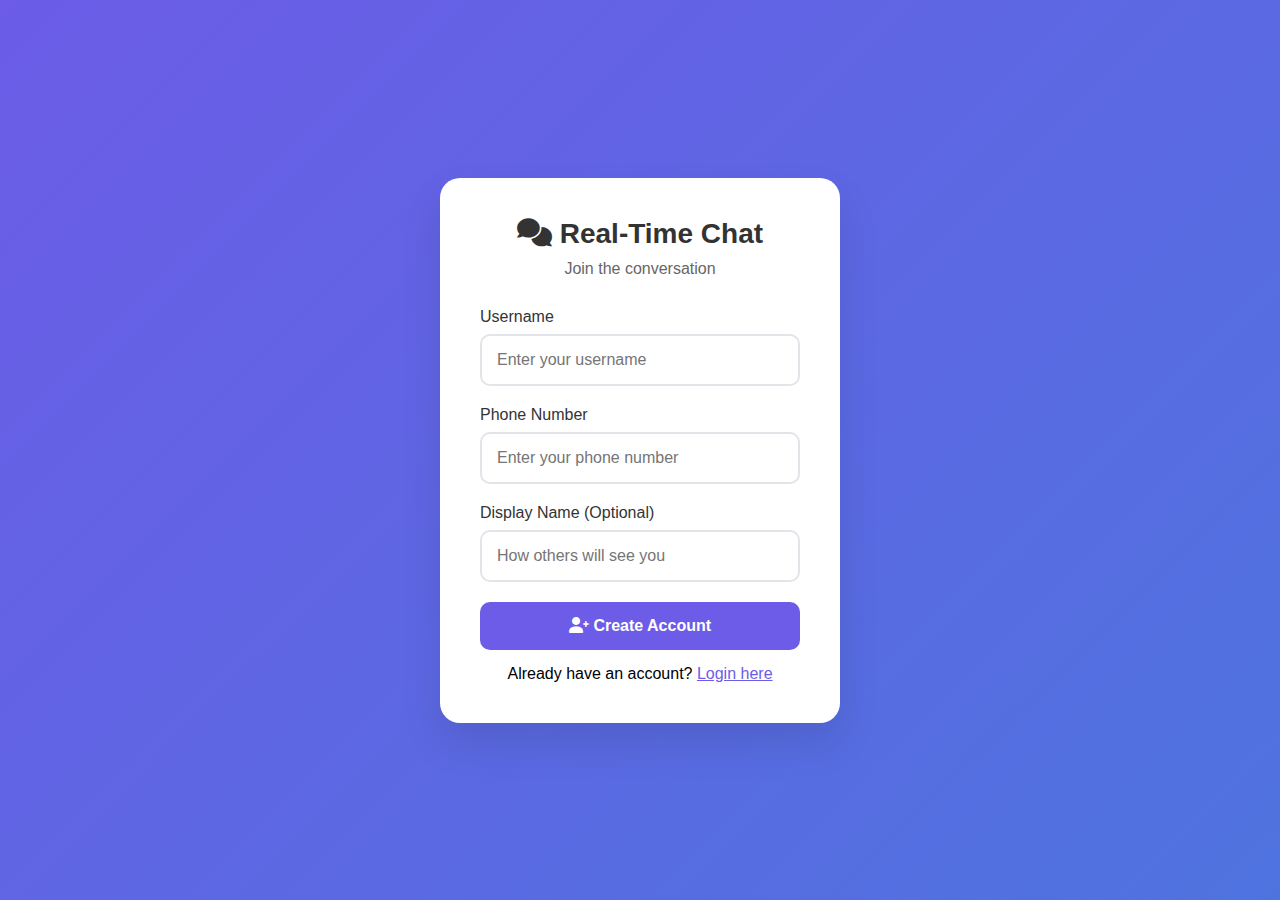
<file: frontend/index.html>
<!DOCTYPE html>
<html lang="en">
<head>
<meta charset="UTF-8">
<meta name="viewport" content="width=device-width, initial-scale=1.0">
<title>Real-Time Chat App</title>
<link rel="stylesheet" href="style.css">
<link href="https://cdnjs.cloudflare.com/ajax/libs/font-awesome/6.0.0/css/all.min.css" rel="stylesheet">
</head>
<body>

<div class="chat-app-container">
  <!-- Sidebar -->
  <div class="sidebar">
    <div class="sidebar-header">
      <div class="user-info">
        <img src="https://i.pravatar.cc/40?img=1" alt="Profile" class="profile-pic">
        <span>My Profile</span>
      </div>
      <div class="header-icons">
        <i class="fas fa-user-edit" title="Edit Profile" onclick="openProfileSettings()"></i>
        <i class="fas fa-comment-alt"></i>
        <i class="fas fa-sign-out-alt" title="Logout" onclick="logout()"></i>
        <i class="fas fa-ellipsis-v"></i>
      </div>
    </div>
    
    <div class="search-container">
      <div class="search-box">
        <i class="fas fa-search"></i>
        <input type="text" placeholder="Search or start new chat">
      </div>
    </div>
    
    <div class="chats-list" id="chats-list">
      <!-- Chat items will be populated here -->
    </div>
  </div>

  <!-- Main Chat Area -->
  <div class="chat-main">
    <div class="chat-header">
      <div class="contact-info">
        <img src="https://i.pravatar.cc/40?img=5" alt="Contact" class="contact-pic">
        <div class="contact-details">
          <h3>Group Chat</h3>
          <span class="status" id="typing-status">Click here for group info</span>
        </div>
      </div>
      <div class="chat-actions">
        <i class="fas fa-search"></i>
        <i class="fas fa-users-cog" title="Group Settings" onclick="openGroupSettings()"></i>
        <i class="fas fa-ellipsis-v"></i>
      </div>
    </div>

    <div class="chat-background">
      <div class="chat-messages" id="chat-messages">
        <!-- Messages will appear here -->
      </div>
    </div>

    <div class="message-input-container">
      <div class="input-wrapper">
        <i class="fas fa-face-smile emoji-btn"></i>
        <i class="fas fa-paperclip attach-btn"></i>
        <input type="text" id="message-input" placeholder="Type a message" autocomplete="off">
        <input type="file" id="image-input" accept="image/*" style="display: none;">
        <button type="button" id="send-btn" class="send-btn">
          <i class="fas fa-paper-plane"></i>
        </button>
        <button type="button" id="voice-btn" class="voice-btn">
          <i class="fas fa-microphone"></i>
        </button>
      </div>
    </div>
  </div>
</div>

<!-- Profile Settings Modal -->
<div id="profile-modal" class="modal" style="display: none;">
  <div class="modal-content">
    <div class="modal-header">
      <h3><i class="fas fa-user-edit"></i> Edit Profile</h3>
      <span class="close" onclick="closeModal('profile-modal')">&times;</span>
    </div>
    <div class="modal-body">
      <form id="profile-form">
        <div class="form-group">
          <label>Display Name</label>
          <input type="text" id="profile-display-name" placeholder="Your display name">
        </div>
        <div class="form-group">
          <label>Avatar URL</label>
          <input type="url" id="profile-avatar" placeholder="https://example.com/avatar.jpg">
        </div>
        <div class="form-group">
          <label>Phone Number</label>
          <input type="tel" id="profile-phone" placeholder="Your phone number">
        </div>
        <div class="form-actions">
          <button type="button" class="btn-secondary" onclick="closeModal('profile-modal')">Cancel</button>
          <button type="submit" class="btn-primary">Save Changes</button>
        </div>
      </form>
    </div>
  </div>
</div>

<!-- Group Settings Modal -->
<div id="group-modal" class="modal" style="display: none;">
  <div class="modal-content">
    <div class="modal-header">
      <h3><i class="fas fa-users-cog"></i> Group Settings</h3>
      <span class="close" onclick="closeModal('group-modal')">&times;</span>
    </div>
    <div class="modal-body">
      <form id="group-form">
        <div class="form-group">
          <label>Group Name</label>
          <input type="text" id="group-name" placeholder="Group name">
        </div>
        <div class="form-group">
          <label>Group Description</label>
          <textarea id="group-description" placeholder="Group description" rows="3"></textarea>
        </div>
        <div class="form-group">
          <label>Group Image URL</label>
          <input type="url" id="group-image" placeholder="https://example.com/group-image.jpg">
        </div>
        <div class="form-actions">
          <button type="button" class="btn-secondary" onclick="closeModal('group-modal')">Cancel</button>
          <button type="submit" class="btn-primary">Save Changes</button>
        </div>
      </form>
    </div>
  </div>
</div>

<script src="app.js"></script>
</body>
</html>
</file>
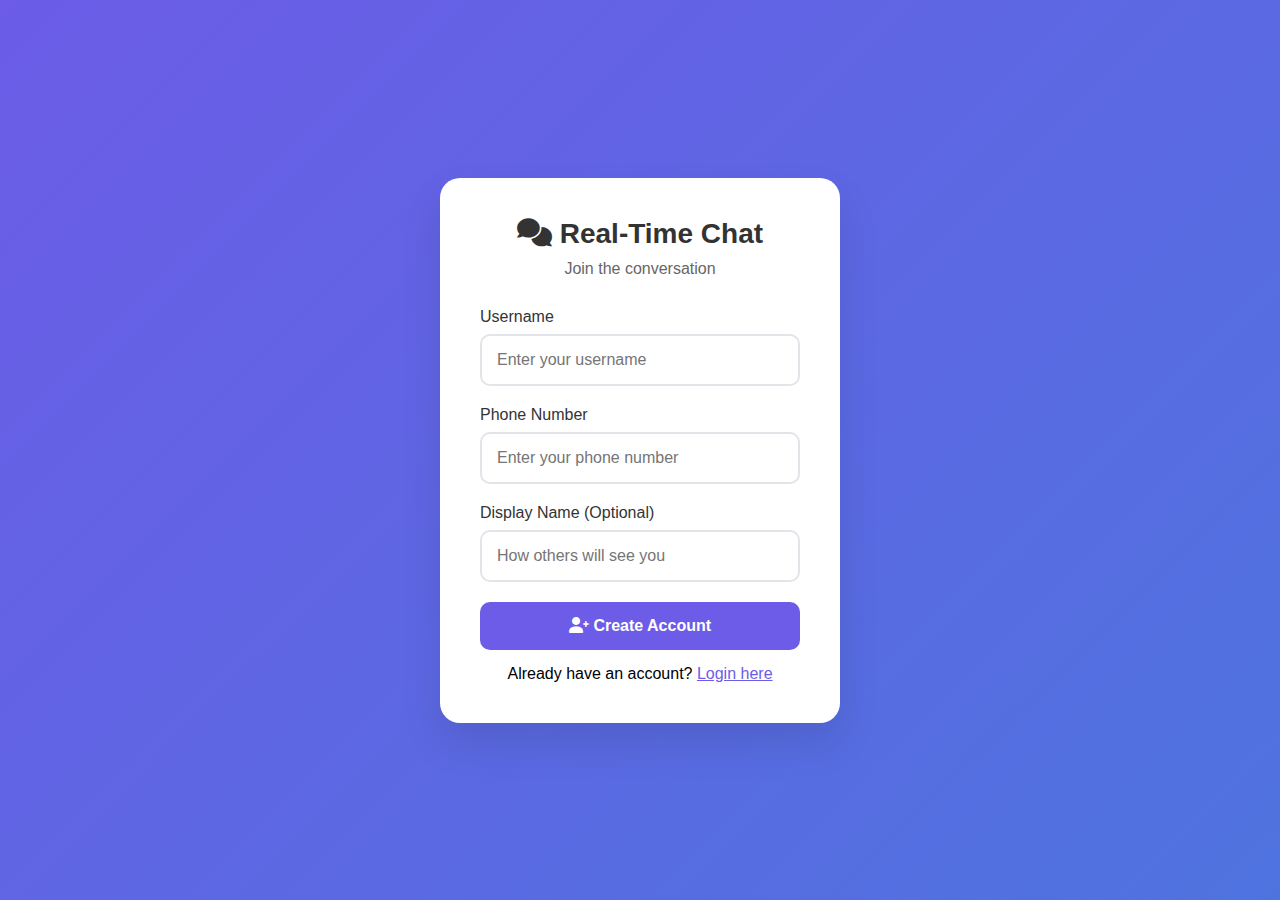
<file: frontend/auth.html>
<!DOCTYPE html>
<html lang="en">
<head>
<meta charset="UTF-8">
<meta name="viewport" content="width=device-width, initial-scale=1.0">
<title>Join Chat - Real-Time Chat App</title>
<link rel="stylesheet" href="style.css">
<link href="https://cdnjs.cloudflare.com/ajax/libs/font-awesome/6.0.0/css/all.min.css" rel="stylesheet">
<style>
.auth-container {
  display: flex;
  justify-content: center;
  align-items: center;
  min-height: 100vh;
  background: linear-gradient(135deg, #6c5ce7, #4e73df);
  padding: 20px;
}

.auth-card {
  background: white;
  border-radius: 20px;
  padding: 40px;
  box-shadow: 0 20px 40px rgba(0,0,0,0.1);
  width: 100%;
  max-width: 400px;
  text-align: center;
}

.auth-header {
  margin-bottom: 30px;
}

.auth-header h1 {
  color: #333;
  margin-bottom: 10px;
  font-size: 28px;
}

.auth-header p {
  color: #666;
  font-size: 16px;
}

.form-group {
  margin-bottom: 20px;
  text-align: left;
}

.form-group label {
  display: block;
  margin-bottom: 8px;
  color: #333;
  font-weight: 500;
}

.form-group input {
  width: 100%;
  padding: 15px;
  border: 2px solid #e1e5e9;
  border-radius: 10px;
  font-size: 16px;
  transition: border-color 0.3s;
}

.form-group input:focus {
  outline: none;
  border-color: #6c5ce7;
}

.btn {
  width: 100%;
  padding: 15px;
  background: #6c5ce7;
  color: white;
  border: none;
  border-radius: 10px;
  font-size: 16px;
  font-weight: 600;
  cursor: pointer;
  transition: background 0.3s;
  margin-bottom: 15px;
}

.btn:hover {
  background: #5a4fcf;
}

.btn:disabled {
  background: #ccc;
  cursor: not-allowed;
}

.toggle-form {
  color: #6c5ce7;
  cursor: pointer;
  text-decoration: underline;
}

.error-message {
  background: #ffe6e6;
  color: #d63031;
  padding: 10px;
  border-radius: 8px;
  margin-bottom: 20px;
  font-size: 14px;
}

.success-message {
  background: #e6f7e6;
  color: #00b894;
  padding: 10px;
  border-radius: 8px;
  margin-bottom: 20px;
  font-size: 14px;
}

.suggestions {
  background: #f8f9fa;
  padding: 15px;
  border-radius: 8px;
  margin-top: 10px;
  text-align: left;
}

.suggestions h4 {
  margin-bottom: 10px;
  color: #333;
}

.suggestion-item {
  padding: 8px 12px;
  background: #e9ecef;
  margin: 5px 0;
  border-radius: 5px;
  cursor: pointer;
  transition: background 0.2s;
}

.suggestion-item:hover {
  background: #6c5ce7;
  color: white;
}

.loading {
  display: none;
  margin: 10px 0;
}

.loading.show {
  display: block;
}
</style>
</head>
<body>

<div class="auth-container">
  <div class="auth-card">
    <div class="auth-header">
      <h1><i class="fas fa-comments"></i> Real-Time Chat</h1>
      <p id="auth-subtitle">Join the conversation</p>
    </div>

    <div id="error-message" class="error-message" style="display: none;"></div>
    <div id="success-message" class="success-message" style="display: none;"></div>

    <!-- Registration Form -->
    <form id="register-form">
      <div class="form-group">
        <label for="reg-username">Username</label>
        <input type="text" id="reg-username" placeholder="Enter your username" required>
      </div>
      
      <div class="form-group">
        <label for="reg-phone">Phone Number</label>
        <input type="tel" id="reg-phone" placeholder="Enter your phone number" required>
      </div>
      
      <div class="form-group">
        <label for="reg-display-name">Display Name (Optional)</label>
        <input type="text" id="reg-display-name" placeholder="How others will see you">
      </div>

      <div id="username-suggestions" class="suggestions" style="display: none;">
        <h4>Username suggestions:</h4>
        <div id="suggestions-list"></div>
      </div>

      <div class="loading" id="loading">
        <i class="fas fa-spinner fa-spin"></i> Processing...
      </div>

      <button type="submit" class="btn" id="register-btn">
        <i class="fas fa-user-plus"></i> Create Account
      </button>
      
      <p>Already have an account? <span class="toggle-form" onclick="toggleForm()">Login here</span></p>
    </form>

    <!-- Login Form -->
    <form id="login-form" style="display: none;">
      <div class="form-group">
        <label for="login-username">Username</label>
        <input type="text" id="login-username" placeholder="Enter your username" required>
      </div>
      
      <div class="form-group">
        <label for="login-phone">Phone Number</label>
        <input type="tel" id="login-phone" placeholder="Enter your phone number" required>
      </div>

      <div class="loading" id="login-loading">
        <i class="fas fa-spinner fa-spin"></i> Logging in...
      </div>

      <button type="submit" class="btn" id="login-btn">
        <i class="fas fa-sign-in-alt"></i> Login
      </button>
      
      <p>Don't have an account? <span class="toggle-form" onclick="toggleForm()">Register here</span></p>
    </form>
  </div>
</div>

<script>
const API_BASE_URL = 'http://localhost:8000';
let isLoginForm = false;

// Toggle between login and register forms
function toggleForm() {
  const registerForm = document.getElementById('register-form');
  const loginForm = document.getElementById('login-form');
  const subtitle = document.getElementById('auth-subtitle');
  
  isLoginForm = !isLoginForm;
  
  if (isLoginForm) {
    registerForm.style.display = 'none';
    loginForm.style.display = 'block';
    subtitle.textContent = 'Welcome back!';
  } else {
    registerForm.style.display = 'block';
    loginForm.style.display = 'none';
    subtitle.textContent = 'Join the conversation';
  }
  
  clearMessages();
}

// Show error message
function showError(message) {
  const errorDiv = document.getElementById('error-message');
  const successDiv = document.getElementById('success-message');
  
  errorDiv.textContent = message;
  errorDiv.style.display = 'block';
  successDiv.style.display = 'none';
}

// Show success message
function showSuccess(message) {
  const errorDiv = document.getElementById('error-message');
  const successDiv = document.getElementById('success-message');
  
  successDiv.textContent = message;
  successDiv.style.display = 'block';
  errorDiv.style.display = 'none';
}

// Clear messages
function clearMessages() {
  document.getElementById('error-message').style.display = 'none';
  document.getElementById('success-message').style.display = 'none';
  document.getElementById('username-suggestions').style.display = 'none';
}

// Show username suggestions
function showSuggestions(suggestions) {
  const suggestionsDiv = document.getElementById('username-suggestions');
  const suggestionsList = document.getElementById('suggestions-list');
  
  suggestionsList.innerHTML = '';
  
  suggestions.forEach(suggestion => {
    const item = document.createElement('div');
    item.className = 'suggestion-item';
    item.textContent = suggestion;
    item.onclick = () => {
      document.getElementById('reg-username').value = suggestion;
      suggestionsDiv.style.display = 'none';
    };
    suggestionsList.appendChild(item);
  });
  
  suggestionsDiv.style.display = 'block';
}

// Register form handler
document.getElementById('register-form').addEventListener('submit', async (e) => {
  e.preventDefault();
  
  const username = document.getElementById('reg-username').value.trim();
  const phone = document.getElementById('reg-phone').value.trim();
  const displayName = document.getElementById('reg-display-name').value.trim();
  
  if (!username || !phone) {
    showError('Please fill in all required fields');
    return;
  }
  
  const loading = document.getElementById('loading');
  const btn = document.getElementById('register-btn');
  
  loading.classList.add('show');
  btn.disabled = true;
  clearMessages();
  
  try {
    const response = await fetch(`${API_BASE_URL}/api/auth/register`, {
      method: 'POST',
      headers: {
        'Content-Type': 'application/json',
      },
      body: JSON.stringify({
        username: username,
        phone_number: phone,
        display_name: displayName || username
      })
    });
    
    const data = await response.json();
    
    if (data.success) {
      showSuccess('Account created successfully! Redirecting to chat...');
      
      // Store user data
      localStorage.setItem('chat_user', JSON.stringify(data.user));
      
      // Redirect to chat after 2 seconds
      setTimeout(() => {
        window.location.href = 'index.html';
      }, 2000);
      
    } else {
      showError(data.message);
      
      if (data.suggestions && data.suggestions.length > 0) {
        showSuggestions(data.suggestions);
      }
    }
    
  } catch (error) {
    showError('Network error. Please check your connection and try again.');
    console.error('Registration error:', error);
  } finally {
    loading.classList.remove('show');
    btn.disabled = false;
  }
});

// Login form handler
document.getElementById('login-form').addEventListener('submit', async (e) => {
  e.preventDefault();
  
  const username = document.getElementById('login-username').value.trim();
  const phone = document.getElementById('login-phone').value.trim();
  
  if (!username || !phone) {
    showError('Please fill in all fields');
    return;
  }
  
  const loading = document.getElementById('login-loading');
  const btn = document.getElementById('login-btn');
  
  loading.classList.add('show');
  btn.disabled = true;
  clearMessages();
  
  try {
    const response = await fetch(`${API_BASE_URL}/api/auth/login`, {
      method: 'POST',
      headers: {
        'Content-Type': 'application/json',
      },
      body: JSON.stringify({
        username: username,
        phone_number: phone
      })
    });
    
    const data = await response.json();
    
    if (data.success) {
      showSuccess('Login successful! Redirecting to chat...');
      
      // Store user data
      localStorage.setItem('chat_user', JSON.stringify(data.user));
      
      // Redirect to chat after 2 seconds
      setTimeout(() => {
        window.location.href = 'index.html';
      }, 2000);
      
    } else {
      showError(data.message);
    }
    
  } catch (error) {
    showError('Network error. Please check your connection and try again.');
    console.error('Login error:', error);
  } finally {
    loading.classList.remove('show');
    btn.disabled = false;
  }
});

// Check if user is already logged in
window.addEventListener('load', () => {
  const userData = localStorage.getItem('chat_user');
  if (userData) {
    // User already logged in, redirect to chat
    window.location.href = 'index.html';
  }
});
</script>

</body>
</html>
</file>
<file: frontend/style.css>
* {
    margin: 0;
    padding: 0;
    box-sizing: border-box;
}

body {
    font-family: 'Segoe UI', Tahoma, Geneva, Verdana, sans-serif;
    background-color: #e5e5f7;
    height: 100vh;
    overflow: hidden;
}

.chat-app-container {
    display: flex;
    height: 100vh;
    background-color: #e5e5f7;
}

/* Sidebar Styles */
.sidebar {
    width: 400px;
    background-color: #4e73df;
    display: flex;
    flex-direction: column;
    border-right: 1px solid #ddd;
}

.sidebar-header {
    background-color: #6c5ce7;
    padding: 10px 16px;
    display: flex;
    justify-content: space-between;
    align-items: center;
    height: 60px;
}

.user-info {
    display: flex;
    align-items: center;
    color: #fff;
}

.profile-pic {
    width: 40px;
    height: 40px;
    border-radius: 50%;
    margin-right: 15px;
}

.header-icons {
    display: flex;
    gap: 20px;
    color: #fff;
    font-size: 20px;
}

.header-icons i {
    cursor: pointer;
    transition: color 0.2s;
    opacity: 0.8;
}

.header-icons i:hover {
    opacity: 1;
}

.search-container {
    padding: 12px;
    background-color: #4e73df;
}

.search-box {
    background-color: rgba(255,255,255,0.1);
    border-radius: 8px;
    display: flex;
    align-items: center;
    padding: 8px 12px;
}

.search-box i {
    color: #fff;
    margin-right: 10px;
    opacity: 0.7;
}

.search-box input {
    background: none;
    border: none;
    color: #fff;
    flex: 1;
    outline: none;
    font-size: 14px;
}

.search-box input::placeholder {
    color: rgba(255,255,255,0.7);
}

.chats-list {
    flex: 1;
    overflow-y: auto;
}

.chat-item {
    display: flex;
    align-items: center;
    padding: 12px 16px;
    cursor: pointer;
    border-bottom: 1px solid rgba(255,255,255,0.1);
    transition: background-color 0.2s;
}

.chat-item:hover {
    background-color: rgba(255,255,255,0.1);
}

.chat-item.active {
    background-color: rgba(255,255,255,0.2);
}

.chat-avatar {
    width: 50px;
    height: 50px;
    border-radius: 50%;
    margin-right: 15px;
}

.chat-info {
    flex: 1;
    color: #fff;
}

.chat-name {
    font-weight: 500;
    margin-bottom: 2px;
}

.chat-last-message {
    color: rgba(255,255,255,0.7);
    font-size: 14px;
}

.chat-time {
    color: rgba(255,255,255,0.7);
    font-size: 12px;
}

/* Main Chat Area */
.chat-main {
    flex: 1;
    display: flex;
    flex-direction: column;
    background-color: #fff;
}

.chat-header {
    background-color: #6c5ce7;
    padding: 10px 16px;
    display: flex;
    justify-content: space-between;
    align-items: center;
    height: 60px;
    border-bottom: 1px solid #ddd;
}

.contact-info {
    display: flex;
    align-items: center;
    color: #fff;
}

.contact-pic {
    width: 40px;
    height: 40px;
    border-radius: 50%;
    margin-right: 15px;
}

.contact-details h3 {
    font-size: 16px;
    font-weight: 500;
    margin-bottom: 2px;
}

.status {
    color: rgba(255,255,255,0.8);
    font-size: 13px;
}

.chat-actions {
    display: flex;
    gap: 20px;
    color: #fff;
    font-size: 20px;
}

.chat-actions i {
    cursor: pointer;
    transition: opacity 0.2s;
    opacity: 0.8;
}

.chat-actions i:hover {
    opacity: 1;
}

.chat-background {
    flex: 1;
    background-color: #f8f9fa;
    overflow-y: auto;
    padding: 20px;
}

.chat-messages {
    display: flex;
    flex-direction: column;
    gap: 8px;
}

.message {
    display: flex;
    margin-bottom: 8px;
    max-width: 65%;
    align-items: flex-end;
}

.message.sent {
    margin-left: auto;
    flex-direction: row-reverse;
}

.message-bubble {
    background-color: #f1f0f0;
    color: #333;
    padding: 8px 12px;
    border-radius: 8px;
    position: relative;
    max-width: 100%;
    word-wrap: break-word;
}

.message.sent .message-bubble {
    background-color: #6c5ce7;
    color: #fff;
}

.message-bubble::before {
    content: '';
    position: absolute;
    bottom: 0;
    width: 0;
    height: 0;
}

.message:not(.sent) .message-bubble::before {
    left: -8px;
    border-left: 8px solid transparent;
    border-right: 8px solid #f1f0f0;
    border-bottom: 8px solid #f1f0f0;
    border-top: 8px solid transparent;
}

.message.sent .message-bubble::before {
    right: -8px;
    border-left: 8px solid #6c5ce7;
    border-right: 8px solid transparent;
    border-bottom: 8px solid #6c5ce7;
    border-top: 8px solid transparent;
}

.message-time {
    font-size: 11px;
    color: #999;
    margin-top: 4px;
    text-align: right;
}

.message-input-container {
    background-color: #fff;
    padding: 10px 16px;
    border-top: 1px solid #ddd;
}

.input-wrapper {
    display: flex;
    align-items: center;
    background-color: #f8f9fa;
    border-radius: 24px;
    padding: 8px 16px;
    gap: 10px;
    border: 1px solid #ddd;
}

.emoji-btn, .attach-btn {
    color: #6c5ce7;
    font-size: 20px;
    cursor: pointer;
    transition: color 0.2s;
}

.emoji-btn:hover, .attach-btn:hover {
    color: #4e3dcc;
}

#message-input {
    flex: 1;
    background: none;
    border: none;
    color: #333;
    font-size: 15px;
    outline: none;
    padding: 8px 0;
}

#message-input::placeholder {
    color: #999;
}

.send-btn, .voice-btn {
    background-color: #6c5ce7;
    border: none;
    border-radius: 50%;
    width: 45px;
    height: 45px;
    display: flex;
    align-items: center;
    justify-content: center;
    cursor: pointer;
    transition: background-color 0.2s;
    color: white;
    font-size: 16px;
}

.send-btn:hover, .voice-btn:hover {
    background-color: #4e3dcc;
}

.voice-btn {
    display: none;
}

.voice-btn.active {
    display: flex;
}

/* Scrollbar Styles */
::-webkit-scrollbar {
    width: 6px;
}

::-webkit-scrollbar-track {
    background: #f8f9fa;
}

::-webkit-scrollbar-thumb {
    background: #ccc;
    border-radius: 3px;
}

::-webkit-scrollbar-thumb:hover {
    background: #999;
}

/* Modal Styles */
.modal {
    position: fixed;
    z-index: 2000;
    left: 0;
    top: 0;
    width: 100%;
    height: 100%;
    background-color: rgba(0, 0, 0, 0.5);
    display: flex;
    justify-content: center;
    align-items: center;
}

.modal-content {
    background-color: #fff;
    border-radius: 12px;
    width: 90%;
    max-width: 500px;
    max-height: 80vh;
    overflow-y: auto;
    box-shadow: 0 10px 30px rgba(0, 0, 0, 0.3);
}

.modal-header {
    background-color: #6c5ce7;
    color: white;
    padding: 20px;
    border-radius: 12px 12px 0 0;
    display: flex;
    justify-content: space-between;
    align-items: center;
}

.modal-header h3 {
    margin: 0;
    font-size: 18px;
}

.close {
    font-size: 24px;
    cursor: pointer;
    opacity: 0.8;
    transition: opacity 0.2s;
}

.close:hover {
    opacity: 1;
}

.modal-body {
    padding: 20px;
}

.form-group {
    margin-bottom: 20px;
}

.form-group label {
    display: block;
    margin-bottom: 8px;
    font-weight: 500;
    color: #333;
}

.form-group input,
.form-group textarea {
    width: 100%;
    padding: 12px;
    border: 2px solid #e1e5e9;
    border-radius: 8px;
    font-size: 14px;
    transition: border-color 0.3s;
    box-sizing: border-box;
}

.form-group input:focus,
.form-group textarea:focus {
    outline: none;
    border-color: #6c5ce7;
}

.form-actions {
    display: flex;
    gap: 10px;
    justify-content: flex-end;
    margin-top: 20px;
}

.btn-primary {
    background-color: #6c5ce7;
    color: white;
    border: none;
    padding: 12px 20px;
    border-radius: 8px;
    cursor: pointer;
    font-weight: 500;
    transition: background-color 0.3s;
}

.btn-primary:hover {
    background-color: #5a4fcf;
}

.btn-secondary {
    background-color: #f8f9fa;
    color: #333;
    border: 2px solid #e1e5e9;
    padding: 12px 20px;
    border-radius: 8px;
    cursor: pointer;
    font-weight: 500;
    transition: all 0.3s;
}

.btn-secondary:hover {
    background-color: #e9ecef;
    border-color: #adb5bd;
}

/* Responsive */
@media (max-width: 768px) {
    .sidebar {
        width: 100%;
        position: absolute;
        z-index: 1000;
        transform: translateX(-100%);
        transition: transform 0.3s;
    }
    
    .sidebar.open {
        transform: translateX(0);
    }
    
    .chat-main {
        width: 100%;
    }
    
    .modal-content {
        width: 95%;
        margin: 20px;
    }
}
</file>
